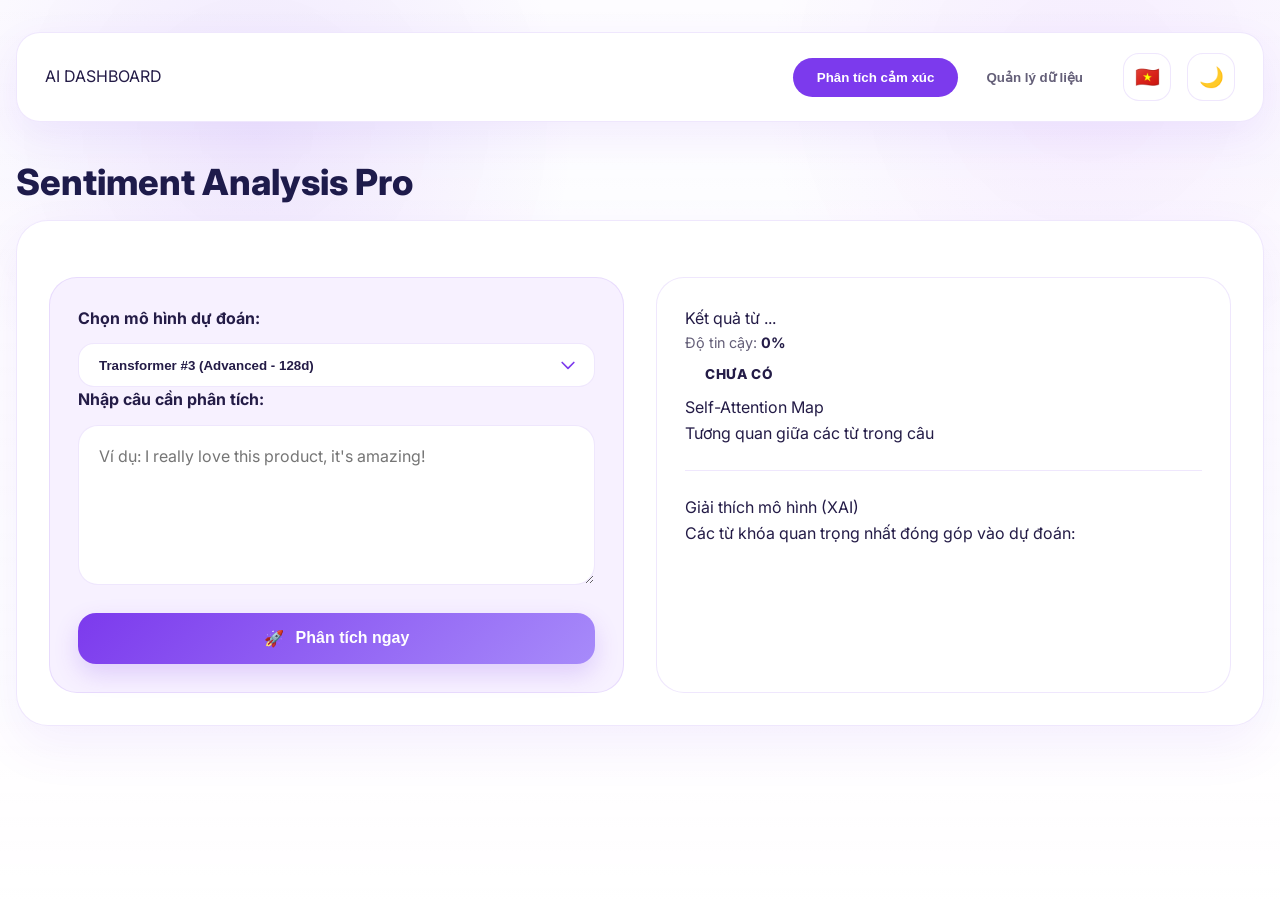
<file: UI/index.html>
<!DOCTYPE html>
<html lang="vi" data-theme="light">

<head>
    <meta charset="UTF-8">
    <meta name="viewport" content="width=device-width, initial-scale=1.0">
    <title data-i18n="appTitle">Phân tích cảm xúc - Advanced Dashboard</title>
    <link rel="stylesheet" href="style.css">
    <link rel="preconnect" href="https://fonts.googleapis.com">
    <link rel="preconnect" href="https://fonts.gstatic.com" crossorigin>
    <link href="https://fonts.googleapis.com/css2?family=Inter:wght@400;500;600;700;800&display=swap" rel="stylesheet">
</head>

<body>
    <div class="page-bg"></div>

    <div class="toast-container" id="toastContainer"></div>

    <div class="app-shell">
        <div class="topbar">
            <div class="app-brand">
                <div>
                    <p class="brand-label">AI DASHBOARD</p>
                </div>
            </div>
            <div class="topbar-actions">
                <div class="topbar-nav">
                    <button class="nav-item active" data-section="analysisSection" data-i18n="navAnalysis">Phân tích cảm
                        xúc</button>
                    <button class="nav-item" data-section="dataSection" data-i18n="navData">Quản lý dữ liệu</button>
                </div>
                <button id="langToggle" class="icon-btn" title="Switch Language">🇻🇳</button>
                <button id="themeToggle" class="icon-btn" title="Chuyển chế độ sáng/tối">🌓</button>
            </div>
        </div>

        <main class="content-area">
            <div class="content-header">
                <div>
                    <h1 class="page-title">Sentiment Analysis Pro</h1>
                </div>
            </div>

            <section id="analysisSection" class="page-section active-section">
                <div class="dashboard-grid">
                    <div class="panel-card analysis-panel">
                        <div class="analysis-content">
                            <div class="input-card">
                                <div class="control-group">
                                    <label class="input-label" data-i18n="selectModel">Chọn mô hình dự đoán:</label>
                                    <select id="modelSelector" class="custom-select">
                                        <option value="transformer_3">Transformer #3 (Advanced - 128d)</option>
                                        <option value="transformer_2">Transformer #2 (Medium - 64d)</option>
                                        <option value="transformer_1">Transformer #1 (Small - 32d)</option>
                                        <option value="basic" data-i18n="modelBasic">MLP Basic (Baseline)</option>
                                    </select>
                                </div>

                                <label for="textInput" class="input-label" data-i18n="inputLabel">Nhập câu cần phân
                                    tích:</label>
                                <textarea id="textInput" data-i18n-placeholder="inputPlaceholder"
                                    placeholder="Ví dụ: I really love this product, it's amazing!"></textarea>
                                <button id="analyzeBtn" class="analyze-btn">
                                    <span class="btn-icon">🚀</span><span data-i18n="analyzeBtn">Phân tích ngay</span>
                                </button>
                            </div>

                            <div id="resultSection" class="result-panel">
                                <div class="result-card">
                                    <div class="result-header">
                                        <div>
                                            <p class="result-label"><span data-i18n="resultFrom">Kết quả từ</span> <span
                                                    id="modelUsedName">...</span></p>
                                            <p class="confidence"><span data-i18n="confidenceLabel">Độ tin cậy:</span>
                                                <strong id="confidenceValue">0%</strong></p>
                                        </div>
                                        <div id="sentimentBadge" class="sentiment-badge" data-i18n="noResult">CHƯA CÓ
                                        </div>
                                    </div>

                                    <div id="confidenceWarning" class="confidence-warning">
                                        ⚠️ <strong data-i18n="warningLabel">Lưu ý:</strong> <span
                                            data-i18n="warningText">Độ tin cậy thấp. Kết quả có thể không chính
                                            xác.</span>
                                    </div>

                                    <div class="attention-container" id="attentionContainer">
                                        <div class="attention-header">
                                            <p class="attention-title" data-i18n="attentionTitle">Self-Attention Map</p>
                                            <p class="attention-subtitle" data-i18n="attentionSubtitle">Tương quan giữa
                                                các từ trong câu</p>
                                        </div>
                                        <div id="heatmapWrapper"></div>
                                    </div>

                                    <div class="xai-container">
                                        <p class="attention-title" data-i18n="xaiTitle">Giải thích mô hình (XAI)</p>
                                        <p class="attention-subtitle" data-i18n="xaiSubtitle">Các từ khóa quan trọng
                                            nhất đóng góp vào dự đoán:</p>
                                        <div id="xaiList" class="xai-list"></div>
                                    </div>
                                </div>
                            </div>
                        </div>
                    </div>
                </div>
            </section>

            <section id="dataSection" class="page-section hidden">
                <div class="panel-card data-panel">
                    <div class="panel-header">
                        <div>
                            <p class="page-title" data-i18n="navData">Quản lý dữ liệu</p>
                            <p class="page-copy" data-i18n="dataSubtitle">Khám phá bộ dữ liệu và theo dõi lịch sử hoạt
                                động.</p>
                        </div>
                    </div>

                    <div class="tabs">
                        <button class="tab-btn active" data-tab="historyTab" data-i18n="tabHistory">Lịch sử</button>
                        <button class="tab-btn" data-tab="csvTab" data-i18n="tabCsv">Dữ liệu CSV</button>
                        <button class="tab-btn" data-tab="statsTab" data-i18n="tabStats">Thống kê & Word Cloud</button>
                    </div>

                    <div id="historyTab" class="tab-panel">
                        <div class="table-card">
                            <table class="history-table">
                                <thead>
                                    <tr>
                                        <th data-i18n="thStt">STT</th>
                                        <th data-i18n="thText">Câu phân tích</th>
                                        <th data-i18n="thModel">Mô hình</th>
                                        <th data-i18n="thResult">Kết quả</th>
                                        <th data-i18n="thTime">Thời gian</th>
                                    </tr>
                                </thead>
                                <tbody id="historyTableBody">
                                    <tr>
                                        <td colspan="5" class="empty-row" data-i18n="noHistory">Chưa có dữ liệu.</td>
                                    </tr>
                                </tbody>
                            </table>
                        </div>
                        <div class="table-actions">
                            <button id="clearHistoryBtn" class="secondary-btn danger" data-i18n="clearHistory">Xóa lịch
                                sử</button>
                        </div>
                    </div>

                    <div id="csvTab" class="tab-panel hidden">
                        <div class="csv-controls"
                            style="display: flex; gap: 1rem; align-items: flex-end; margin-bottom: 1.5rem;">
                            <div style="flex: 1;">
                                <label class="input-label" data-i18n="filterByLabel">Lọc theo Label:</label>
                                <select id="filterLabel" class="custom-select">
                                    <option value="" data-i18n="allLabels">Tất cả Label</option>
                                    <option value="positive">Positive</option>
                                    <option value="neutral">Neutral</option>
                                    <option value="negative">Negative</option>
                                </select>
                            </div>
                            <div style="flex: 1;">
                                <label class="input-label" data-i18n="filterBySplit">Lọc theo Split:</label>
                                <select id="filterSplit" class="custom-select">
                                    <option value="" data-i18n="allSplits">Tất cả Split</option>
                                    <option value="train">Train</option>
                                    <option value="val">Validation</option>
                                    <option value="test">Test</option>
                                </select>
                            </div>
                            <button id="loadCsvBtn" class="secondary-btn" style="height: 48px;"
                                data-i18n="filterBtn">Lọc / Tải lại</button>
                        </div>
                        <p id="csvStatus" class="csv-status" style="margin-bottom: 0.5rem; font-weight: 600;"
                            data-i18n="noCsvLoaded">Chưa tải dữ liệu.</p>
                        <div class="table-card csv-card">
                            <table class="history-table csv-table">
                                <thead>
                                    <tr>
                                        <th data-i18n="thId">ID</th>
                                        <th data-i18n="thSplit">Split</th>
                                        <th data-i18n="thSentence">Câu văn</th>
                                        <th data-i18n="thLabel">Label</th>
                                    </tr>
                                </thead>
                                <tbody id="csvTableBody">
                                    <tr>
                                        <td colspan="4" class="empty-row" data-i18n="csvLoadPrompt">Nhấn nút để tải dữ
                                            liệu.</td>
                                    </tr>
                                </tbody>
                            </table>
                        </div>
                        <div class="table-actions csv-actions">
                            <button id="csvPrevBtn" class="secondary-btn" disabled data-i18n="btnPrev">Trước</button>
                            <button id="csvNextBtn" class="secondary-btn" disabled data-i18n="btnNext">Sau</button>
                        </div>
                    </div>

                    <div id="statsTab" class="tab-panel hidden">
                        <div class="stats-grid">
                            <div class="stat-card">
                                <p class="stat-name" data-i18n="statTotal">Tổng cộng</p>
                                <p class="stat-value" id="statsTotal">0</p>
                            </div>
                            <div class="stat-card" style="border-bottom: 4px solid #10b981;">
                                <p class="stat-name">Positive</p>
                                <p class="stat-value" id="statsPositive">0</p>
                            </div>
                            <div class="stat-card" style="border-bottom: 4px solid #64748b;">
                                <p class="stat-name">Neutral</p>
                                <p class="stat-value" id="statsNeutral">0</p>
                            </div>
                            <div class="stat-card" style="border-bottom: 4px solid #ef4444;">
                                <p class="stat-name">Negative</p>
                                <p class="stat-value" id="statsNegative">0</p>
                            </div>
                        </div>

                        <div class="chart-card" style="margin-bottom: 2rem;">
                            <p class="chart-label" data-i18n="chartLabel">Phân bổ cảm xúc (Lịch sử)</p>
                            <canvas id="sentimentBarChart" width="800" height="300"></canvas>
                        </div>

                        <div class="section-header">
                            <p class="section-label" data-i18n="wcHeader">Word Cloud (Top từ khóa)</p>
                            <p class="hero-copy" data-i18n="wcSubtitle">Trực quan hóa các từ xuất hiện nhiều nhất trong
                                bộ dữ liệu gốc.</p>
                        </div>

                        <div class="wordcloud-grid">
                            <div class="wordcloud-card">
                                <p class="chart-label" style="color: #10b981;">Positive Words</p>
                                <canvas id="wcPositive" class="wordcloud-canvas"></canvas>
                            </div>
                            <div class="wordcloud-card">
                                <p class="chart-label" style="color: #64748b;">Neutral Words</p>
                                <canvas id="wcNeutral" class="wordcloud-canvas"></canvas>
                            </div>
                            <div class="wordcloud-card">
                                <p class="chart-label" style="color: #ef4444;">Negative Words</p>
                                <canvas id="wcNegative" class="wordcloud-canvas"></canvas>
                            </div>
                        </div>
                    </div>
                </div>
            </section>
        </main>
    </div>

    <div id="loader" class="loading-dots">
        <div class="dot"></div>
        <div class="dot"></div>
        <div class="dot"></div>
    </div>

    <script src="script.js"></script>
</body>

</html>
</file>
<file: UI/style.css>
/* ============================================================
   DESIGN SYSTEM & VARIABLES
   ============================================================ */
:root {
    /* Light Theme (Default) */
    --page-bg: #f4effd;
    --card-bg: #ffffff;
    --panel-bg: #f7f1ff;
    --border: rgba(124, 58, 237, 0.12);
    --accent: #7c3aed;
    --accent-strong: #4c1d95;
    --text-main: #241c47;
    --text-muted: #645f78;
    --heading: #1e1b4b;
    --shadow: rgba(124, 58, 237, 0.08);
    --success: #10b981;
    --warning: #f59e0b;
    --danger: #ef4444;
    --neutral: #64748b;
    
    --transition: 0.3s cubic-bezier(0.4, 0, 0.2, 1);
}

[data-theme="dark"] {
    /* Dark Theme */
    --page-bg: #0f172a;
    --card-bg: #1e293b;
    --panel-bg: #1e293b;
    --border: rgba(148, 163, 184, 0.15);
    --accent: #8b5cf6;
    --accent-strong: #ddd6fe;
    --text-main: #f1f5f9;
    --text-muted: #94a3b8;
    --heading: #f8fafc;
    --shadow: rgba(0, 0, 0, 0.3);
}

.hidden {
    display: none !important;
}

/* ============================================================
   BASE STYLES
   ============================================================ */
* {
    margin: 0;
    padding: 0;
    box-sizing: border-box;
}

body {
    font-family: 'Inter', system-ui, -apple-system, sans-serif;
    background-color: var(--page-bg);
    color: var(--text-main);
    min-height: 100vh;
    line-height: 1.6;
    transition: background-color var(--transition), color var(--transition);
}

.page-bg {
    position: fixed;
    inset: 0;
    z-index: -1;
    background-image: 
        radial-gradient(circle at 20% 15%, rgba(124, 58, 237, 0.12), transparent 25%),
        radial-gradient(circle at 85% 10%, rgba(168, 85, 247, 0.1), transparent 24%),
        linear-gradient(180deg, rgba(255, 255, 255, 0.8), rgba(255, 255, 255, 0.95));
}

[data-theme="dark"] .page-bg {
    background-image: 
        radial-gradient(circle at 20% 15%, rgba(139, 92, 246, 0.08), transparent 30%),
        radial-gradient(circle at 85% 10%, rgba(167, 139, 250, 0.05), transparent 30%),
        linear-gradient(180deg, #0f172a, #020617);
}

/* ============================================================
   LAYOUT COMPONENTS
   ============================================================ */
.app-shell {
    width: min(1400px, calc(100% - 2rem));
    margin: 0 auto;
    padding: 2rem 0 4rem;
    display: flex;
    flex-direction: column;
    gap: 2rem;
}

.topbar {
    display: flex;
    justify-content: space-between;
    align-items: center;
    padding: 1.25rem 1.75rem;
    background: var(--card-bg);
    border: 1px solid var(--border);
    border-radius: 24px;
    box-shadow: 0 15px 40px var(--shadow);
}

.topbar-actions {
    display: flex;
    align-items: center;
    gap: 1rem;
}

.nav-item {
    padding: 0.75rem 1.5rem;
    border-radius: 999px;
    border: none;
    background: transparent;
    color: var(--text-muted);
    font-weight: 700;
    cursor: pointer;
    transition: var(--transition);
}

.nav-item.active, .nav-item:hover {
    background: var(--accent);
    color: #fff;
}

.content-header {
    margin-bottom: 0.5rem;
}

.breadcrumb {
    font-size: 0.85rem;
    color: var(--accent);
    font-weight: 700;
    text-transform: uppercase;
    letter-spacing: 0.05em;
    margin-bottom: 0.5rem;
}

.page-title {
    font-size: 2.25rem;
    font-weight: 800;
    color: var(--heading);
    margin-bottom: 0.5rem;
}

.content-subtitle {
    color: var(--text-muted);
    max-width: 700px;
}

/* ============================================================
   CARDS & PANELS
   ============================================================ */
.panel-card {
    background: var(--card-bg);
    border: 1px solid var(--border);
    border-radius: 32px;
    padding: 2rem;
    box-shadow: 0 20px 50px var(--shadow);
}

.analysis-content {
    display: grid;
    grid-template-columns: 1fr 1fr;
    gap: 2rem;
    margin-top: 1.5rem;
}

.input-card, .result-panel {
    background: var(--panel-bg);
    border: 1px solid var(--border);
    border-radius: 28px;
    padding: 1.75rem;
}

.result-panel {
    background: var(--card-bg);
}

/* ============================================================
   INPUTS & BUTTONS
   ============================================================ */
.input-label {
    display: block;
    margin-bottom: 0.75rem;
    font-weight: 700;
    color: var(--text-main);
}

textarea {
    width: 100%;
    min-height: 160px;
    padding: 1.25rem;
    border-radius: 20px;
    border: 1px solid var(--border);
    background: var(--card-bg);
    color: var(--text-main);
    font-family: inherit;
    font-size: 1rem;
    resize: vertical;
    transition: var(--transition);
}

textarea:focus {
    outline: none;
    border-color: var(--accent);
    box-shadow: 0 0 0 4px rgba(124, 58, 237, 0.1);
}

.custom-select {
    width: 100%;
    padding: 0.85rem 1.25rem;
    border-radius: 16px;
    border: 1px solid var(--border);
    background: var(--card-bg);
    color: var(--text-main);
    font-weight: 600;
    cursor: pointer;
    appearance: none;
    background-image: url("data:image/svg+xml,%3Csvg xmlns='http://www.w3.org/2000/svg' fill='none' viewBox='0 0 24 24' stroke='%237c3aed'%3E%3Cpath stroke-linecap='round' stroke-linejoin='round' stroke-width='2' d='M19 9l-7 7-7-7'%3E%3C/path%3E%3C/svg%3E");
    background-repeat: no-repeat;
    background-position: right 1rem center;
    background-size: 1.25rem;
}

.analyze-btn {
    width: 100%;
    margin-top: 1.25rem;
    padding: 1rem;
    border-radius: 18px;
    border: none;
    background: linear-gradient(135deg, var(--accent), #a78bfa);
    color: #fff;
    font-weight: 800;
    font-size: 1rem;
    cursor: pointer;
    display: flex;
    align-items: center;
    justify-content: center;
    gap: 0.75rem;
    box-shadow: 0 10px 25px rgba(124, 58, 237, 0.2);
    transition: var(--transition);
}

.analyze-btn:hover {
    transform: translateY(-2px);
    box-shadow: 0 15px 30px rgba(124, 58, 237, 0.3);
}

.icon-btn {
    width: 3rem;
    height: 3rem;
    border-radius: 16px;
    border: 1px solid var(--border);
    background: var(--card-bg);
    cursor: pointer;
    display: flex;
    align-items: center;
    justify-content: center;
    font-size: 1.25rem;
    transition: var(--transition);
}

.icon-btn:hover {
    background: var(--panel-bg);
    transform: translateY(-1px);
}

/* ============================================================
   RESULTS & ATTENTION
   ============================================================ */
.sentiment-badge {
    padding: 0.6rem 1.25rem;
    border-radius: 999px;
    font-weight: 800;
    font-size: 0.85rem;
    text-transform: uppercase;
    letter-spacing: 0.05em;
}

.badge-positive { background: rgba(16, 185, 129, 0.1); color: #059669; }
.badge-negative { background: rgba(239, 68, 68, 0.1); color: #dc2626; }
.badge-neutral { background: rgba(100, 116, 139, 0.1); color: #475569; }

.confidence { color: var(--text-muted); font-size: 0.9rem; }
.confidence strong { color: var(--text-main); }

.heatmap-container {
    margin-top: 1rem;
    padding: 1rem;
    background: var(--panel-bg);
    border-radius: 20px;
    overflow-x: auto;
}

.heatmap-grid {
    display: grid;
    gap: 6px;
}

.heatmap-cell {
    width: 38px;
    height: 38px;
    border-radius: 8px;
    transition: transform 0.2s;
}

.token-label {
    font-size: 0.75rem;
    font-weight: 700;
    color: var(--text-muted);
}

/* ============================================================
   TABLES & TABS
   ============================================================ */
.tabs {
    display: flex;
    gap: 0.75rem;
    margin-bottom: 2rem;
}

.tab-btn {
    padding: 0.75rem 1.25rem;
    border-radius: 16px;
    border: 1px solid var(--border);
    background: var(--panel-bg);
    color: var(--text-muted);
    font-weight: 700;
    cursor: pointer;
    transition: var(--transition);
}

.tab-btn.active {
    background: var(--accent);
    color: #fff;
    border-color: var(--accent);
}

.table-card {
    border-radius: 24px;
    overflow: hidden;
    border: 1px solid var(--border);
    background: var(--card-bg);
}

.history-table {
    width: 100%;
    border-collapse: collapse;
}

.history-table th {
    background: var(--panel-bg);
    padding: 1rem;
    text-align: left;
    font-size: 0.85rem;
    color: var(--accent-strong);
}

.history-table td {
    padding: 1rem;
    border-bottom: 1px solid var(--border);
    font-size: 0.95rem;
}

/* ============================================================
   STATS & WORD CLOUD
   ============================================================ */
.stats-grid {
    display: grid;
    grid-template-columns: repeat(4, 1fr);
    gap: 1.5rem;
    margin-bottom: 2rem;
}

.stat-card {
    background: var(--card-bg);
    border: 1px solid var(--border);
    border-radius: 24px;
    padding: 1.5rem;
    text-align: center;
}

.stat-value {
    font-size: 2.25rem;
    font-weight: 800;
    color: var(--heading);
}

.wordcloud-grid {
    display: grid;
    grid-template-columns: repeat(3, 1fr);
    gap: 1.5rem;
}

.wordcloud-card {
    background: var(--card-bg);
    border: 1px solid var(--border);
    border-radius: 24px;
    padding: 1.5rem;
}

/* ============================================================
   NOTIFICATIONS & FEEDBACK
   ============================================================ */
.toast-container {
    position: fixed;
    top: 2rem;
    right: 2rem;
    z-index: 1000;
    display: flex;
    flex-direction: column;
    gap: 0.75rem;
}

.toast {
    min-width: 280px;
    padding: 1rem 1.25rem;
    background: var(--card-bg);
    border-radius: 16px;
    box-shadow: 0 10px 30px rgba(0, 0, 0, 0.15);
    border-left: 6px solid var(--accent);
    display: flex;
    align-items: center;
    gap: 0.75rem;
    transform: translateX(120%);
    transition: 0.4s cubic-bezier(0.68, -0.55, 0.265, 1.55);
}

.toast.show { transform: translateX(0); }
.toast-success { border-left-color: var(--success); }
.toast-error { border-left-color: var(--danger); }
.toast-warning { border-left-color: var(--warning); }

.confidence-warning {
    margin-top: 1rem;
    padding: 1rem;
    background: rgba(245, 158, 11, 0.1);
    border-radius: 12px;
    border: 1px solid var(--warning);
    color: #b45309;
    font-weight: 600;
    display: none;
}

.loading-dots {
    display: none;
    position: fixed;
    bottom: 2rem;
    left: 50%;
    transform: translateX(-50%);
    background: var(--card-bg);
    padding: 0.75rem 1.5rem;
    border-radius: 999px;
    box-shadow: 0 10px 30px var(--shadow);
    gap: 0.5rem;
}

.dot {
    width: 10px;
    height: 10px;
    background: var(--accent);
    border-radius: 50%;
    animation: bounce 0.6s infinite alternate;
}

@keyframes bounce {
    to { transform: translateY(-6px); opacity: 0.3; }
}

/* ============================================================
   XAI & EXPLAINABILITY
   ============================================================ */
.xai-container {
    margin-top: 1.5rem;
    padding-top: 1.5rem;
    border-top: 1px solid var(--border);
}

.xai-list {
    display: flex;
    flex-wrap: wrap;
    gap: 0.75rem;
    margin-top: 1rem;
}

.xai-token {
    padding: 0.5rem 1rem;
    border-radius: 12px;
    background: var(--panel-bg);
    color: var(--accent-strong);
    font-size: 0.85rem;
    font-weight: 700;
    border: 1px solid var(--border);
    transition: var(--transition);
}

.xai-token:hover {
    transform: translateY(-2px);
    border-color: var(--accent);
}

/* ============================================================
   RESPONSIVE
   ============================================================ */
@media (max-width: 1024px) {
    .analysis-content, .wordcloud-grid { grid-template-columns: 1fr; }
    .stats-grid { grid-template-columns: repeat(2, 1fr); }
}

@media (max-width: 640px) {
    .topbar { flex-direction: column; gap: 1rem; }
    .stats-grid { grid-template-columns: 1fr; }
    .page-title { font-size: 1.75rem; }
}
</file>
